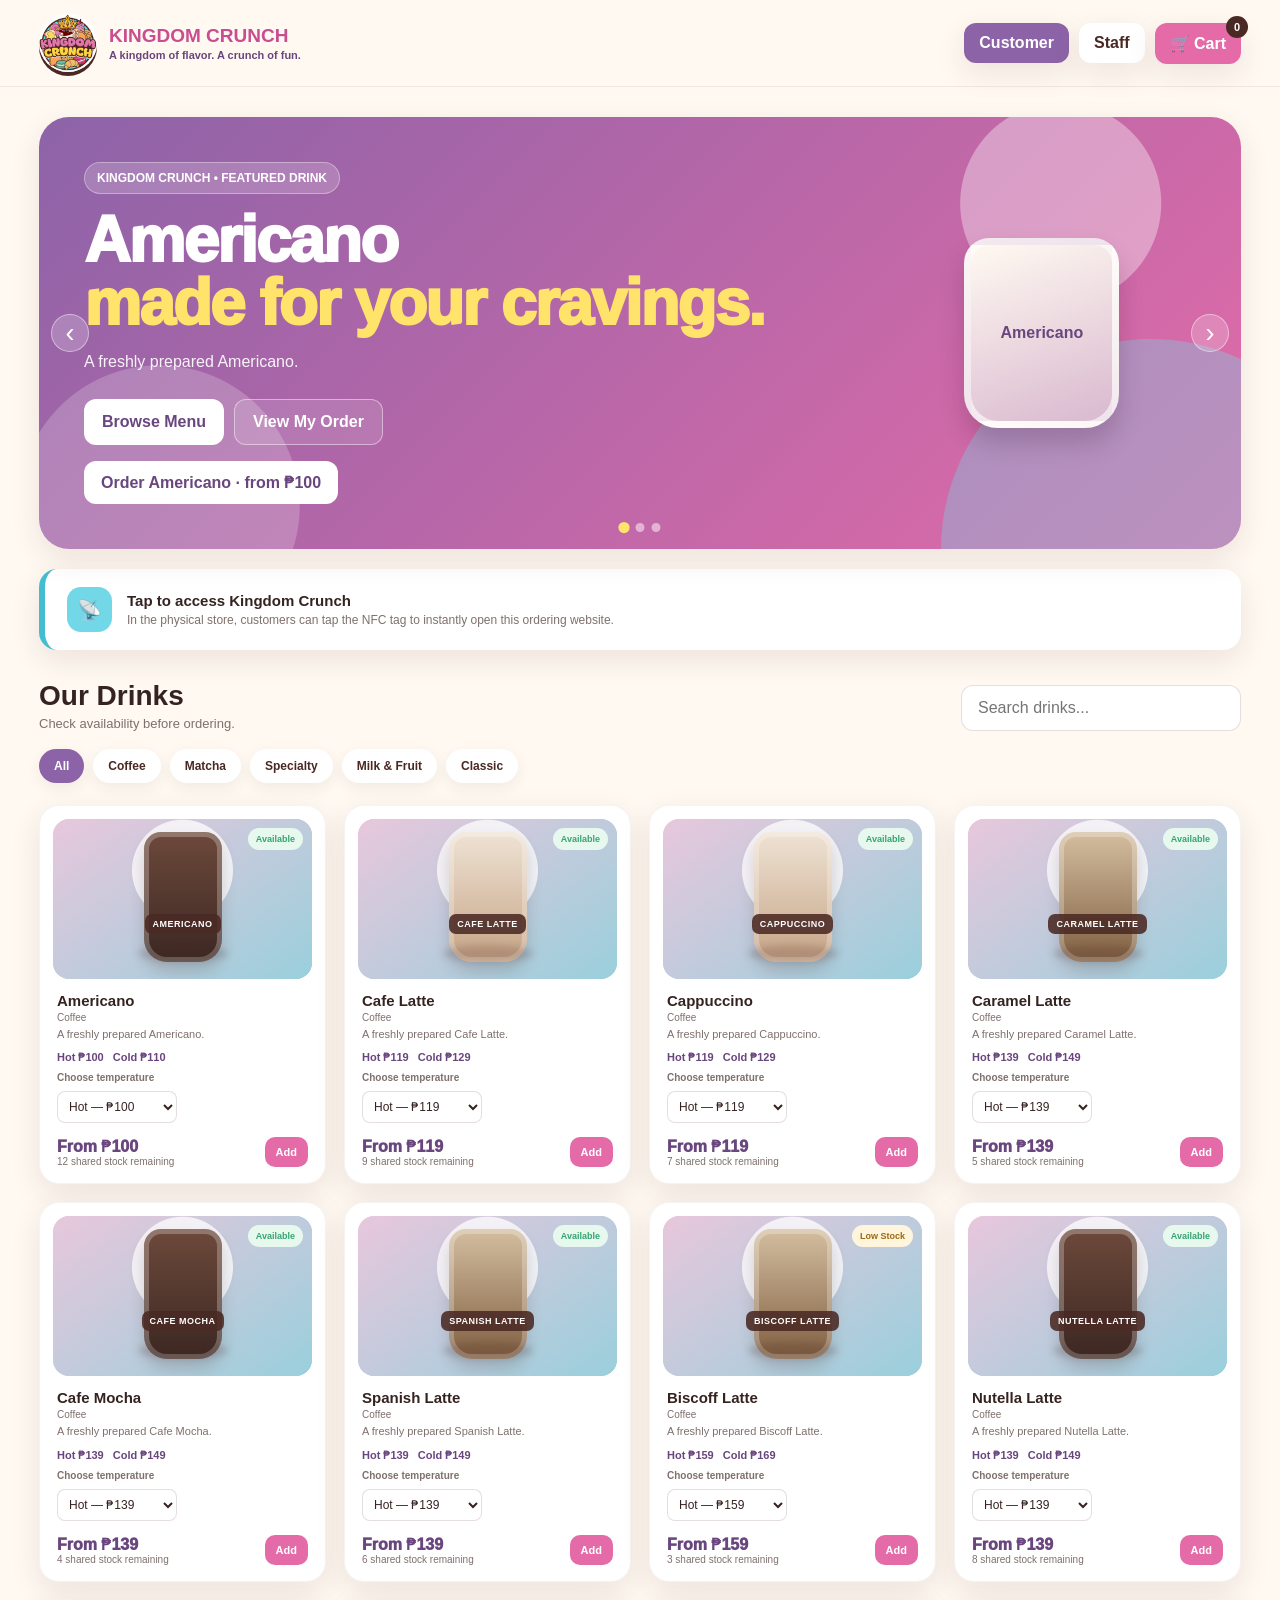
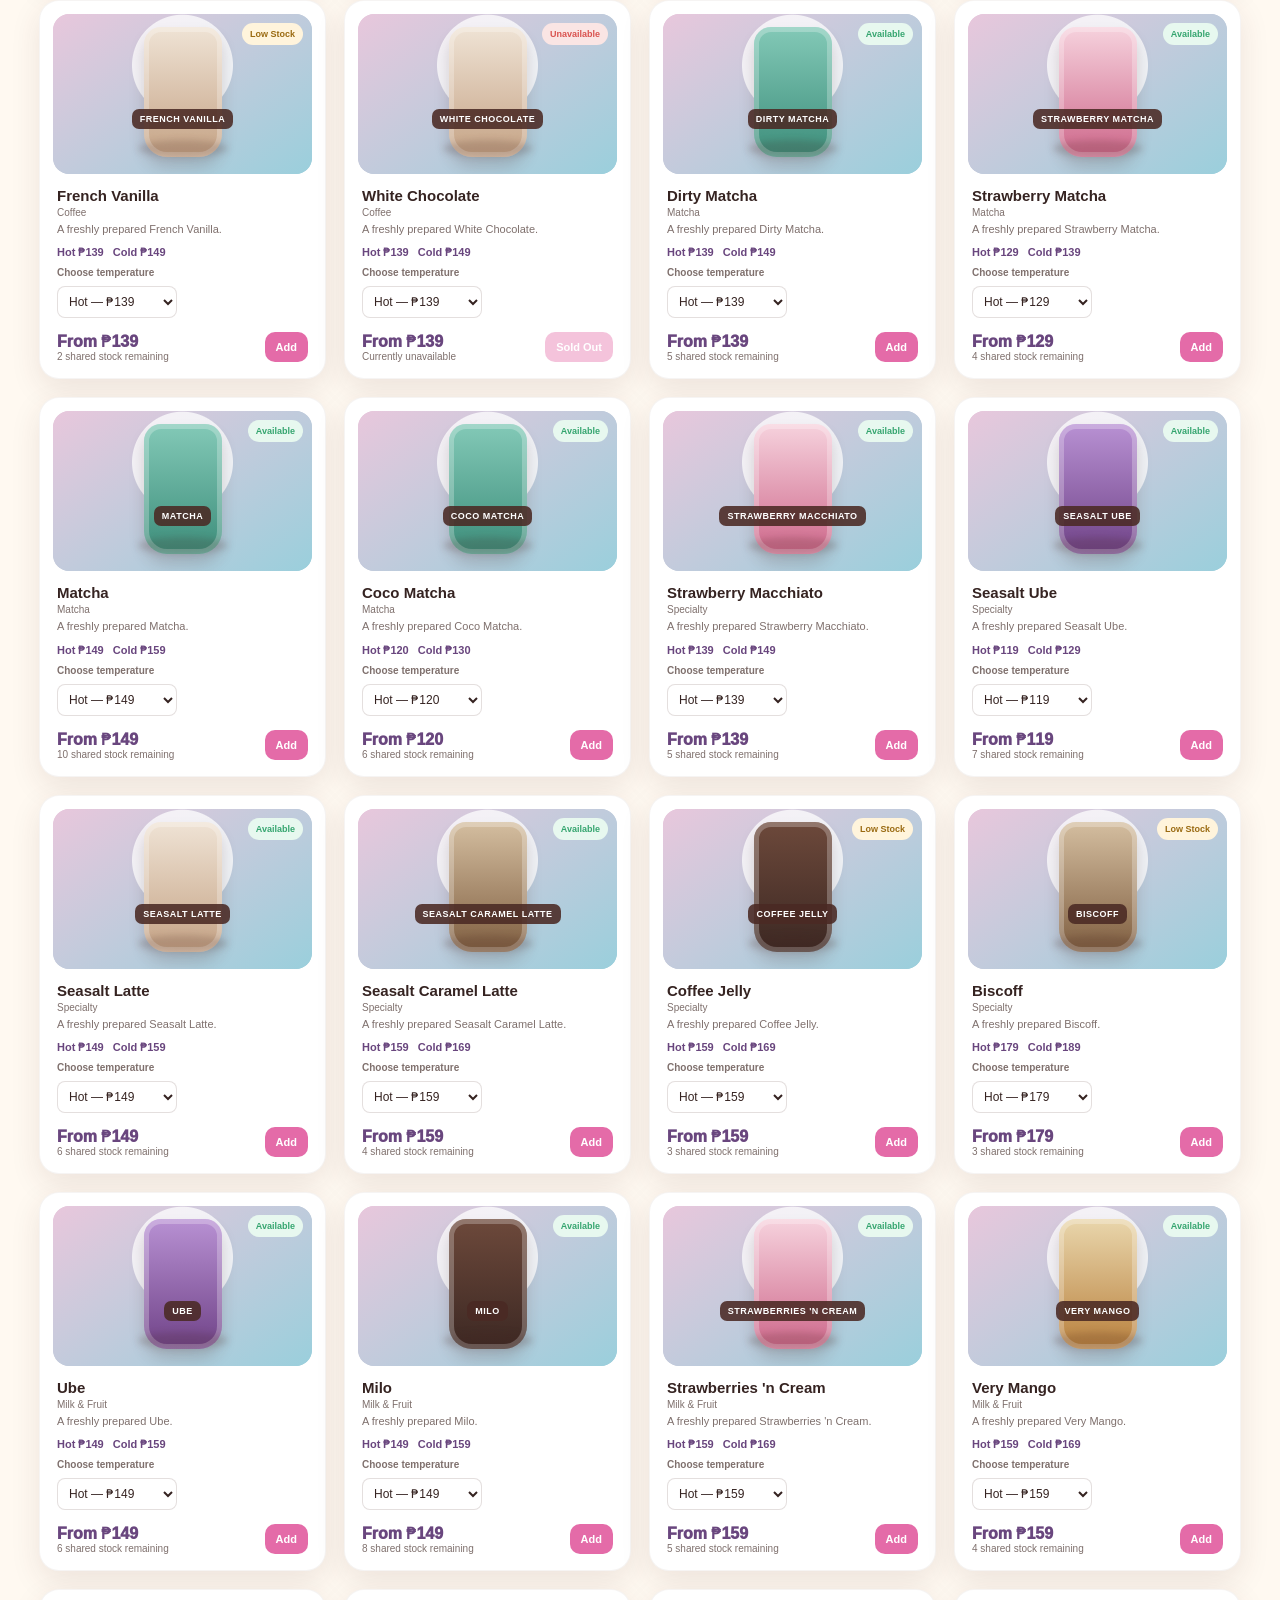
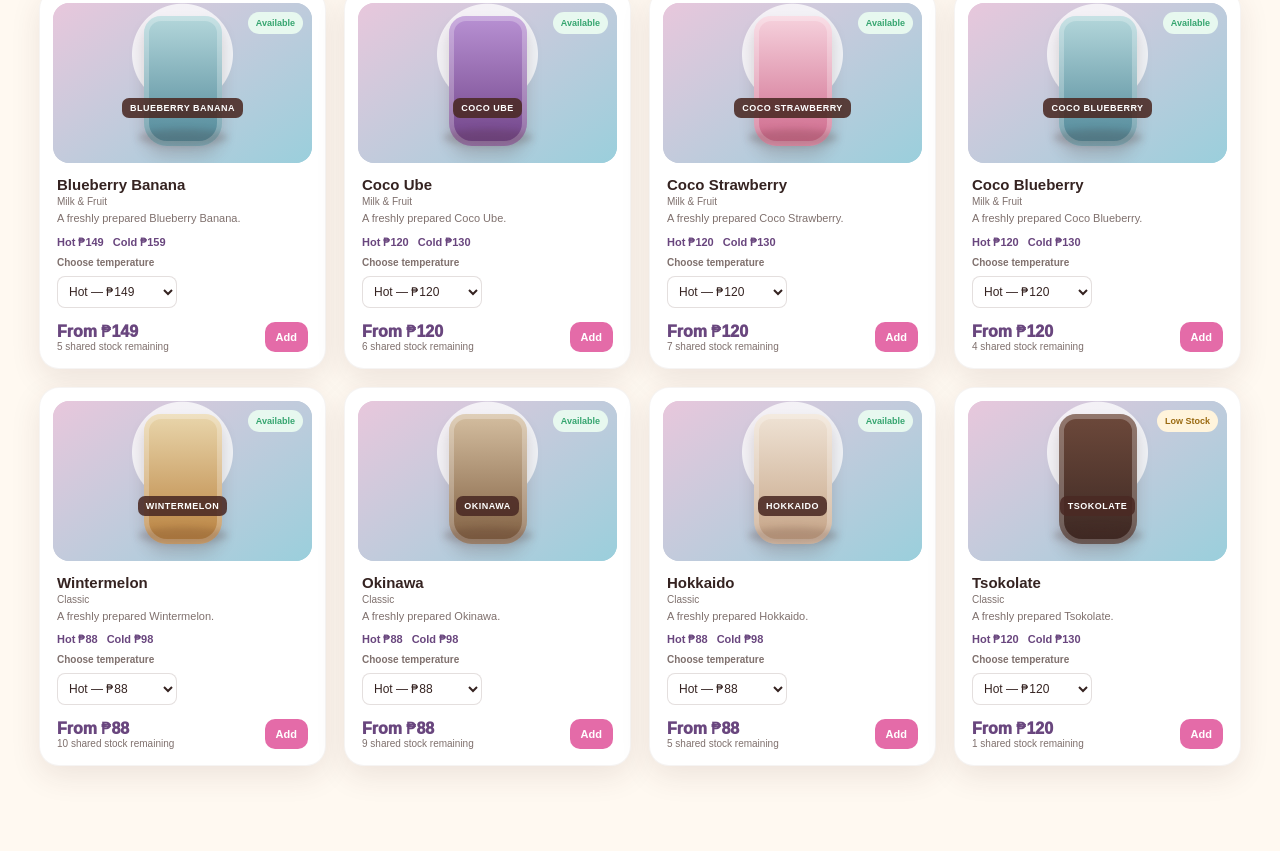
<file: index.html>
<!DOCTYPE html>
<html lang="en">
<head>
<meta charset="UTF-8">
<meta name="viewport" content="width=device-width, initial-scale=1.0">
<title>Kingdom Crunch — Order & Inventory</title>

<link rel="icon" type="image/png" href=".images/kingdom-crunch-logo.png">
<link rel="stylesheet" href="Kingdom Crunch Design.css">
</head>

<body>

<!-- =========================
     HEADER
========================== -->

<!-- WEBSITE SECTION: Top navigation / Customer, Staff, and Cart controls -->
<header>
    <div class="nav">

        <div class="brand">
            <img class="brand-logo" src="images/kingdom-crunch-logo.png" alt="Kingdom Crunch logo">

            <div class="brand-text">
                <h1>KINGDOM CRUNCH</h1>
                <p>A kingdom of flavor. A crunch of fun.</p>
            </div>
        </div>

        <div class="nav-actions">
            <button class="nav-btn active" id="customerBtn" onclick="switchView('customer')">
                Customer
            </button>

            <button class="nav-btn" id="staffBtn" onclick="switchView('staff')">
                Staff
            </button>

            <button class="nav-btn cart-btn" onclick="openCart()">
                🛒 Cart
                <span class="cart-count" id="cartCount">0</span>
            </button>
        </div>

    </div>
</header>

<!-- =========================
     CUSTOMER VIEW
========================== -->

<!-- WEBSITE SECTION: Customer storefront / ordering page -->
<section id="customerView">

    <!-- WEBSITE COMPONENT: Featured drinks carousel; staff controls the slides from the Staff tab. -->
    <div class="hero">
        <div class="hero-card featured-carousel" id="featuredCarousel" aria-label="Featured drinks carousel">
            <button class="carousel-arrow carousel-prev" type="button" aria-label="Previous featured drink" onclick="moveFeatured(-1)">‹</button>
            <div class="hero-content" id="featuredContent">
                <div class="hero-badge">KINGDOM CRUNCH • ORDER ONLINE</div>
                <h2>Your favorite drinks,<br><span>ready when you are.</span></h2>
                <p>Browse the Kingdom Crunch menu, check current availability, place your order, and pick it up when you're ready.</p>
                <div class="hero-actions">
                    <button class="primary-btn" onclick="scrollToMenu()">Browse Menu</button>
                    <button class="secondary-btn" onclick="openCart()">View My Order</button>
                </div>
            </div>
            <div class="featured-image-wrap" id="featuredImageWrap" aria-hidden="true"></div>
            <button class="carousel-arrow carousel-next" type="button" aria-label="Next featured drink" onclick="moveFeatured(1)">›</button>
            <div class="carousel-dots" id="featuredDots" aria-label="Featured slide controls"></div>
        </div>
    </div>

    <!-- WEBSITE COMPONENT: NFC access / tap-to-order entry point -->
    <div class="nfc-banner">

        <div class="nfc-card">

            <div class="nfc-info">

                <div class="nfc-icon">
                    📡
                </div>

                <div>
                    <h3>Tap to access Kingdom Crunch</h3>

                    <p>
                        In the physical store, customers can tap the NFC tag
                        to instantly open this ordering website.
                    </p>
                </div>
            </div>
        </div>
    </div>

    <!-- WEBSITE SECTION: Product menu, search, categories, availability, and ordering -->
    <main class="content" id="menu">

        <div class="section-header">

            <div>
                <h2>Our Drinks</h2>
                <p>Check availability before ordering.</p>
            </div>

            <div class="search-box">
                <input
                    type="text"
                    id="searchInput"
                    placeholder="Search drinks..."
                    oninput="renderProducts()"
                >
            </div>

        </div>

        <div class="category-row" id="categoryRow"></div>

        <div class="product-grid" id="productGrid"></div>

    </main>

</section>

<!-- =========================
     STAFF VIEW
========================== -->

<!-- WEBSITE SECTION: Staff inventory management dashboard -->
<section id="staffView">

    <main class="content">

        <div class="staff-header">
            <h2>Inventory Management</h2>

            <p>
                Staff dashboard for monitoring product availability and stock levels.
            </p>
        </div>

        <!-- STAFF SUBTABS: switch between inventory tools and incoming customer orders. -->
        <div class="staff-subtabs">
            <button type="button" class="staff-subtab active" id="inventoryTabBtn" onclick="switchStaffTab('inventory')">Inventory</button>
            <button type="button" class="staff-subtab" id="ordersTabBtn" onclick="switchStaffTab('orders')">Customer Orders <span id="pendingOrderCount" class="order-count">0</span></button>
        </div>

        <div class="stats staff-inventory-section">

            <div class="stat-card">
                <small>Total Products</small>
                <strong id="totalProducts">0</strong>
            </div>

            <div class="stat-card">
                <small>Available</small>
                <strong id="availableProducts">0</strong>
            </div>

            <div class="stat-card">
                <small>Low Stock</small>
                <strong id="lowStockProducts">0</strong>
            </div>

            <div class="stat-card">
                <small>Out of Stock</small>
                <strong id="outStockProducts">0</strong>
            </div>

        </div>

        <!-- STAFF FEATURE: Add/edit products without editing source code. -->
        <section class="staff-panel staff-inventory-section" id="productEditorPanel">
            <div class="panel-heading">
                <div><h3 id="productFormTitle">Add a Drink</h3><p>Enter drink details, separate hot/cold prices, and shared stock.</p></div>
                <button class="secondary-staff-btn" type="button" onclick="resetProductForm()">Clear Form</button>
            </div>
            <form id="productForm" class="product-form" onsubmit="saveProductForm(event)">
                <input type="hidden" id="editProductId">
                <div class="form-group"><label for="productName">Drink name *</label><input id="productName" required maxlength="80" placeholder="e.g., Brown Sugar Latte"></div>
                <div class="form-group"><label for="productCategory">Category *</label><input id="productCategory" required list="categoryOptions" maxlength="50" placeholder="e.g., Coffee"><datalist id="categoryOptions"><option>Coffee</option><option>Matcha</option><option>Specialty</option><option>Milk & Fruit</option><option>Classic</option></datalist></div>
                <div class="form-group"><label for="hotPrice">Hot price (₱) *</label><input id="hotPrice" type="number" min="0" step="0.01" required></div>
                <div class="form-group"><label for="coldPrice">Cold price (₱) *</label><input id="coldPrice" type="number" min="0" step="0.01" required></div>
                <div class="form-group"><label for="productStock">Shared stock quantity *</label><input id="productStock" type="number" min="0" step="1" required value="0"></div>
                <div class="form-group"><label for="productAvailability">Availability</label><select id="productAvailability"><option value="true">Available for ordering</option><option value="false">Mark unavailable</option></select></div>
                <div class="form-group form-wide"><label for="productDescription">Description</label><textarea id="productDescription" rows="3" maxlength="300" placeholder="Short description shown to customers"></textarea></div>
                <div class="form-group form-wide"><label for="productImage">Drink image (optional)</label><input id="productImage" type="file" accept="image/*"><small>Images are resized for this browser-based demo. Leave empty to keep the current image when editing.</small><div id="imagePreview" class="image-preview"></div></div>
                <div class="form-group form-wide form-check"><label><input id="productFeatured" type="checkbox"> Include this drink in the homepage featured carousel</label></div>
                <div class="form-actions form-wide"><button class="checkout-btn" type="submit" id="saveProductButton">Save Drink</button><button class="secondary-staff-btn" type="button" onclick="resetProductForm()">Cancel edit</button></div>
            </form>
        </section>

        <!-- STAFF FEATURE: Feature selection and ordering for homepage carousel. -->
        <section class="staff-panel">
            <div class="panel-heading"><div><h3>Homepage Featured Drinks</h3><p>Choose the slides customers see, and change their order.</p></div></div>
            <div id="featuredManager" class="featured-manager"></div>
        </section>

        <div class="inventory-table-wrap staff-inventory-section">

            <table>

                <thead>
                    <tr>
                        <th>Product</th>
                        <th>Category</th>
                        <th>Hot / Cold</th>
                        <th>Shared Stock</th>
                        <th>Status</th>
                        <th>Availability</th>
                        <th>Manage</th>
                    </tr>
                </thead>

                <tbody id="inventoryBody"></tbody>

            </table>

        </div>

        <!-- STAFF FEATURE: Customer orders and pickup tracking. Orders persist in this browser. -->
        <section class="staff-panel" id="staffOrdersPanel" style="display:none;">
            <div class="panel-heading">
                <div><h3>Customer Orders</h3><p>Review scheduled pickups, confirm preparation, and mark orders completed after pickup.</p></div>
                <button type="button" class="secondary-staff-btn" onclick="renderStaffOrders()">Refresh</button>
            </div>
            <div class="order-filter-row">
                <label for="orderStatusFilter">Show:</label>
                <select id="orderStatusFilter" onchange="renderStaffOrders()">
                    <option value="active">Active orders</option>
                    <option value="completed">Completed orders</option>
                    <option value="all">All orders</option>
                </select>
            </div>
            <div id="staffOrdersList" class="staff-orders-list"></div>
        </section>

    </main>

</section>

<!-- WEBSITE COMPONENT: Customer shopping cart modal -->
<!-- =========================
     CART MODAL
========================== -->

<div class="overlay" id="cartOverlay">

    <div class="modal">

        <div class="modal-header">

            <h3>Your Order</h3>

            <button class="close-btn" onclick="closeCart()">
                ×
            </button>

        </div>

        <div id="cartItems"></div>

        <div id="cartFooter"></div>

    </div>

</div>

<!-- WEBSITE COMPONENT: Checkout and order confirmation modal -->
<!-- =========================
     CHECKOUT MODAL
========================== -->

<div class="overlay" id="checkoutOverlay">

    <div class="modal" id="checkoutModal">

        <div class="modal-header">

            <h3>Checkout</h3>

            <button class="close-btn" onclick="closeCheckout()">
                ×
            </button>

        </div>

        <form onsubmit="placeOrder(event)">

            <div class="form-group">
                <label>Customer Name</label>

                <input
                    type="text"
                    id="customerName"
                    required
                    placeholder="Enter your name"
                >
            </div>

            <div class="form-group">
                <label>Pickup Time</label>

                <select id="pickupTime" required>

                    <option value="">
                        Select pickup time
                    </option>

                    <option>10:00 AM</option>
                    <option>10:15 AM</option>
                    <option>10:30 AM</option>
                    <option>10:45 AM</option>
                    <option>11:00 AM</option>
                    <option>11:15 AM</option>
                    <option>11:30 AM</option>
                    <option>11:45 AM</option>
                    <option>12:00 PM</option>
                    <option>12:15 PM</option>
                    <option>12:30 PM</option>
                    <option>12:45 PM</option>
                    <option>1:00 PM</option>
                    <option>1:15 PM</option>
                    <option>1:30 PM</option>
                    <option>1:45 PM</option>
                    <option>2:00 PM</option>

                </select>

            </div>

            <div class="form-group">

                <label>Payment Method</label>

                <select id="paymentMethod">

                    <option>Pay at Store</option>
                    <option>GCash</option>
                    <option>Cash</option>

                </select>

            </div>

            <button class="checkout-btn" type="submit">
                Confirm Order
            </button>

        </form>

    </div>

</div>

<!-- =========================
     JAVASCRIPT
========================== -->

<!-- WEBSITE LOGIC: All interactive behavior is in script.js -->
<script src="Kingdom Crunch.js"></script>

</body>
</html>
</file>
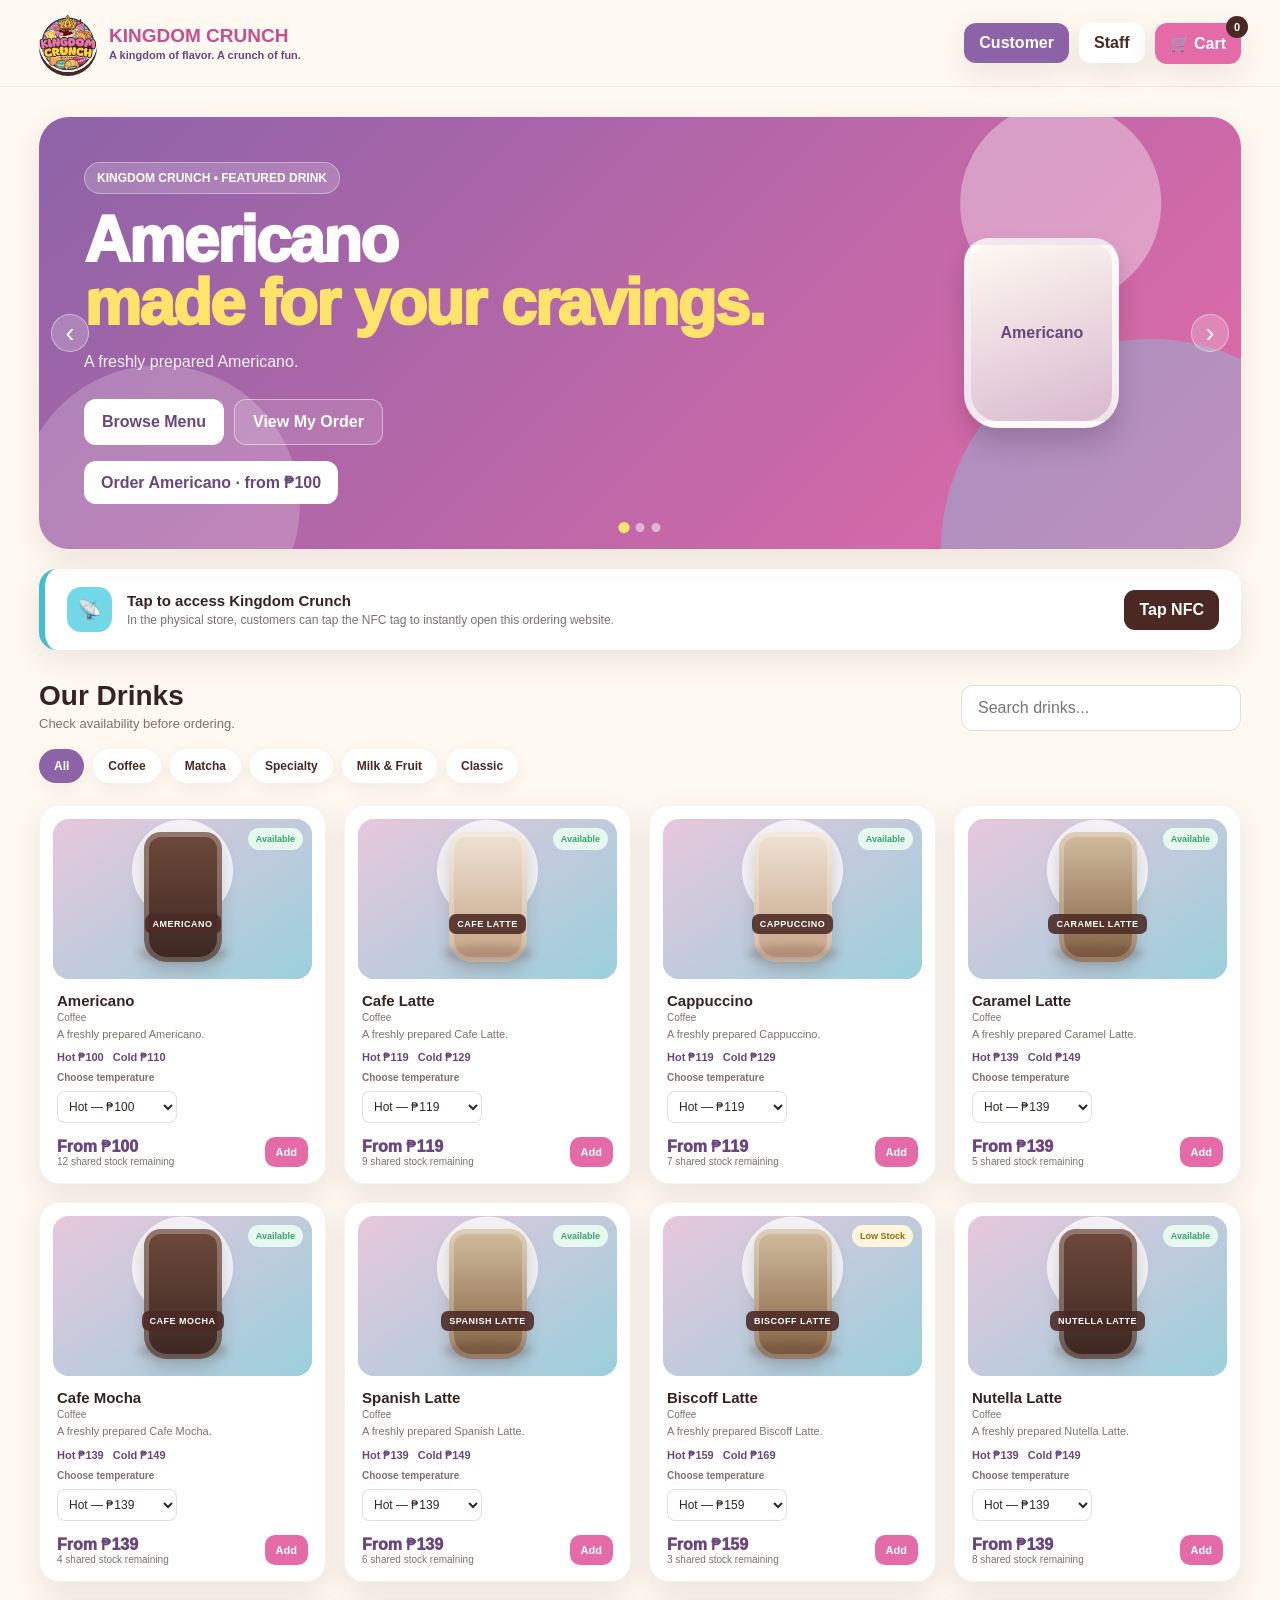
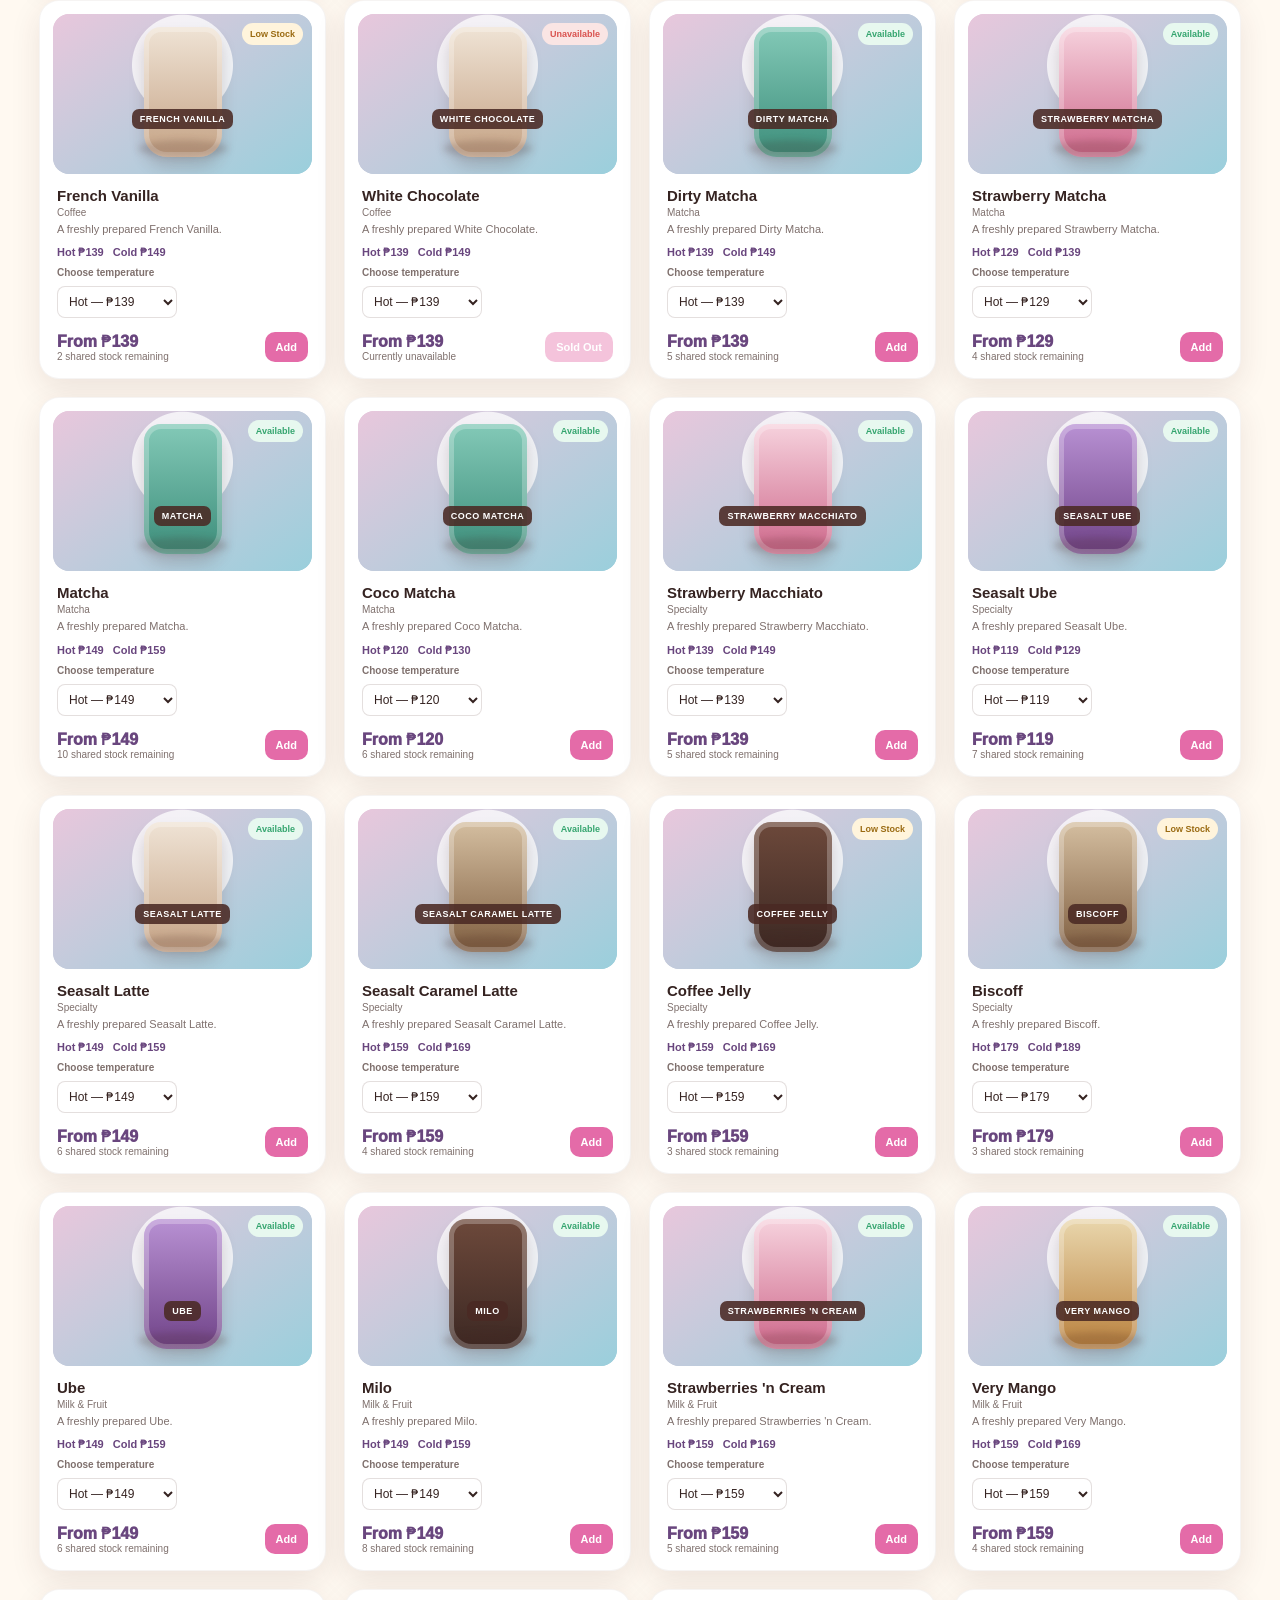
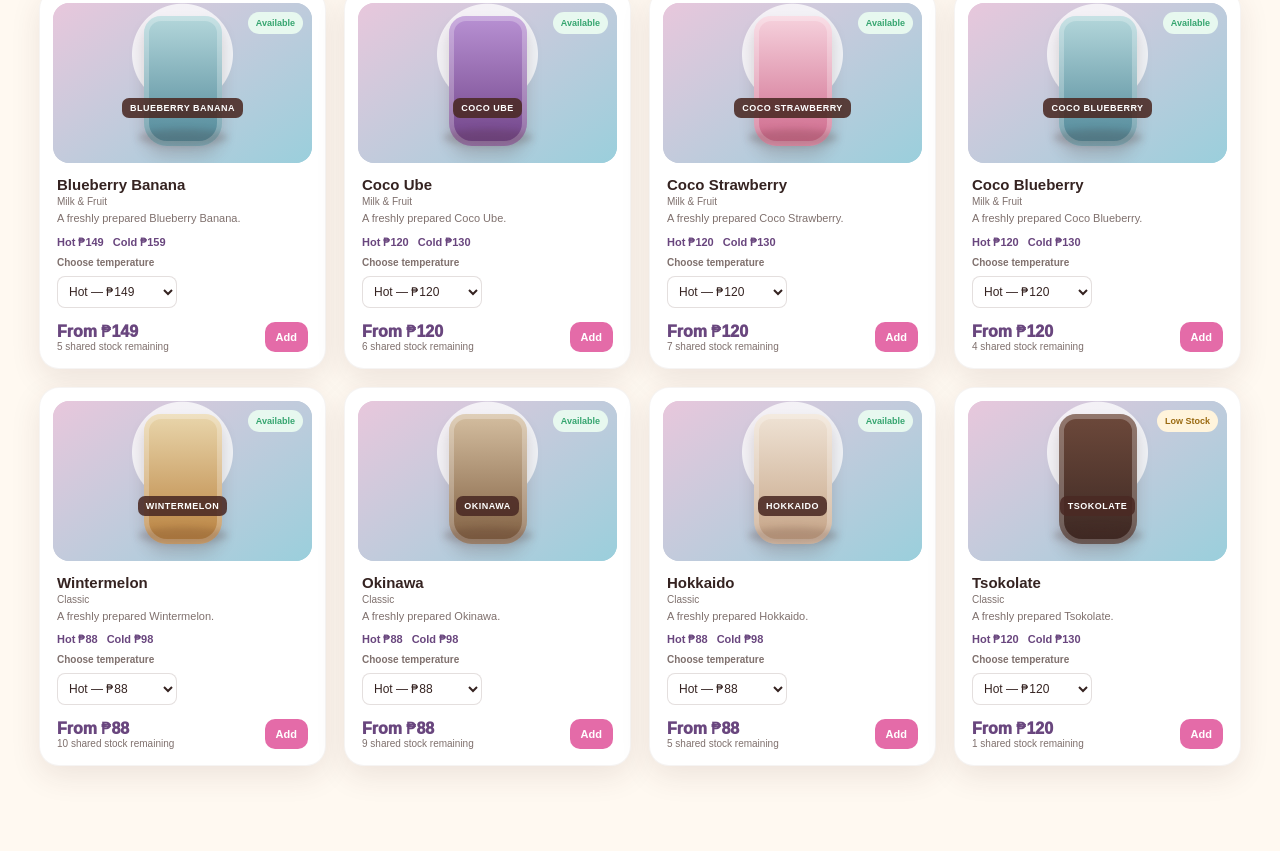
<file: Kingdom Crunch.html>
<!DOCTYPE html>
<html lang="en">
<head>
<meta charset="UTF-8">
<meta name="viewport" content="width=device-width, initial-scale=1.0">
<title>Kingdom Crunch — Order & Inventory</title>

<link rel="stylesheet" href="Kingdom Crunch Design.css">
</head>

<body>

<!-- =========================
     HEADER
========================== -->

<!-- WEBSITE SECTION: Top navigation / Customer, Staff, and Cart controls -->
<header>
    <div class="nav">

        <div class="brand">
            <img class="brand-logo" src="images/kingdom-crunch-logo.png" alt="Kingdom Crunch logo">

            <div class="brand-text">
                <h1>KINGDOM CRUNCH</h1>
                <p>A kingdom of flavor. A crunch of fun.</p>
            </div>
        </div>

        <div class="nav-actions">
            <button class="nav-btn active" id="customerBtn" onclick="switchView('customer')">
                Customer
            </button>

            <button class="nav-btn" id="staffBtn" onclick="switchView('staff')">
                Staff
            </button>

            <button class="nav-btn cart-btn" onclick="openCart()">
                🛒 Cart
                <span class="cart-count" id="cartCount">0</span>
            </button>
        </div>

    </div>
</header>

<!-- =========================
     CUSTOMER VIEW
========================== -->

<!-- WEBSITE SECTION: Customer storefront / ordering page -->
<section id="customerView">

    <!-- WEBSITE COMPONENT: Featured drinks carousel; staff controls the slides from the Staff tab. -->
    <div class="hero">
        <div class="hero-card featured-carousel" id="featuredCarousel" aria-label="Featured drinks carousel">
            <button class="carousel-arrow carousel-prev" type="button" aria-label="Previous featured drink" onclick="moveFeatured(-1)">‹</button>
            <div class="hero-content" id="featuredContent">
                <div class="hero-badge">KINGDOM CRUNCH • ORDER ONLINE</div>
                <h2>Your favorite drinks,<br><span>ready when you are.</span></h2>
                <p>Browse the Kingdom Crunch menu, check current availability, place your order, and pick it up when you're ready.</p>
                <div class="hero-actions">
                    <button class="primary-btn" onclick="scrollToMenu()">Browse Menu</button>
                    <button class="secondary-btn" onclick="openCart()">View My Order</button>
                </div>
            </div>
            <div class="featured-image-wrap" id="featuredImageWrap" aria-hidden="true"></div>
            <button class="carousel-arrow carousel-next" type="button" aria-label="Next featured drink" onclick="moveFeatured(1)">›</button>
            <div class="carousel-dots" id="featuredDots" aria-label="Featured slide controls"></div>
        </div>
    </div>

    <!-- WEBSITE COMPONENT: NFC access / tap-to-order entry point -->
    <div class="nfc-banner">

        <div class="nfc-card">

            <div class="nfc-info">

                <div class="nfc-icon">
                    📡
                </div>

                <div>
                    <h3>Tap to access Kingdom Crunch</h3>

                    <p>
                        In the physical store, customers can tap the NFC tag
                        to instantly open this ordering website.
                    </p>
                </div>

            </div>
            <button class="nfc-btn" onclick="simulateNFC()">
                Tap NFC
            </button>

        </div>

    </div>

    <!-- WEBSITE SECTION: Product menu, search, categories, availability, and ordering -->
    <main class="content" id="menu">

        <div class="section-header">

            <div>
                <h2>Our Drinks</h2>
                <p>Check availability before ordering.</p>
            </div>

            <div class="search-box">
                <input
                    type="text"
                    id="searchInput"
                    placeholder="Search drinks..."
                    oninput="renderProducts()"
                >
            </div>

        </div>

        <div class="category-row" id="categoryRow"></div>

        <div class="product-grid" id="productGrid"></div>

    </main>

</section>

<!-- =========================
     STAFF VIEW
========================== -->

<!-- WEBSITE SECTION: Staff inventory management dashboard -->
<section id="staffView">

    <main class="content">

        <div class="staff-header">
            <h2>Inventory Management</h2>

            <p>
                Staff dashboard for monitoring product availability and stock levels.
            </p>
        </div>

        <!-- STAFF SUBTABS: switch between inventory tools and incoming customer orders. -->
        <div class="staff-subtabs">
            <button type="button" class="staff-subtab active" id="inventoryTabBtn" onclick="switchStaffTab('inventory')">Inventory</button>
            <button type="button" class="staff-subtab" id="ordersTabBtn" onclick="switchStaffTab('orders')">Customer Orders <span id="pendingOrderCount" class="order-count">0</span></button>
        </div>

        <div class="stats staff-inventory-section">

            <div class="stat-card">
                <small>Total Products</small>
                <strong id="totalProducts">0</strong>
            </div>

            <div class="stat-card">
                <small>Available</small>
                <strong id="availableProducts">0</strong>
            </div>

            <div class="stat-card">
                <small>Low Stock</small>
                <strong id="lowStockProducts">0</strong>
            </div>

            <div class="stat-card">
                <small>Out of Stock</small>
                <strong id="outStockProducts">0</strong>
            </div>

        </div>

        <!-- STAFF FEATURE: Add/edit products without editing source code. -->
        <section class="staff-panel staff-inventory-section" id="productEditorPanel">
            <div class="panel-heading">
                <div><h3 id="productFormTitle">Add a Drink</h3><p>Enter drink details, separate hot/cold prices, and shared stock.</p></div>
                <button class="secondary-staff-btn" type="button" onclick="resetProductForm()">Clear Form</button>
            </div>
            <form id="productForm" class="product-form" onsubmit="saveProductForm(event)">
                <input type="hidden" id="editProductId">
                <div class="form-group"><label for="productName">Drink name *</label><input id="productName" required maxlength="80" placeholder="e.g., Brown Sugar Latte"></div>
                <div class="form-group"><label for="productCategory">Category *</label><input id="productCategory" required list="categoryOptions" maxlength="50" placeholder="e.g., Coffee"><datalist id="categoryOptions"><option>Coffee</option><option>Matcha</option><option>Specialty</option><option>Milk & Fruit</option><option>Classic</option></datalist></div>
                <div class="form-group"><label for="hotPrice">Hot price (₱) *</label><input id="hotPrice" type="number" min="0" step="0.01" required></div>
                <div class="form-group"><label for="coldPrice">Cold price (₱) *</label><input id="coldPrice" type="number" min="0" step="0.01" required></div>
                <div class="form-group"><label for="productStock">Shared stock quantity *</label><input id="productStock" type="number" min="0" step="1" required value="0"></div>
                <div class="form-group"><label for="productAvailability">Availability</label><select id="productAvailability"><option value="true">Available for ordering</option><option value="false">Mark unavailable</option></select></div>
                <div class="form-group form-wide"><label for="productDescription">Description</label><textarea id="productDescription" rows="3" maxlength="300" placeholder="Short description shown to customers"></textarea></div>
                <div class="form-group form-wide"><label for="productImage">Drink image (optional)</label><input id="productImage" type="file" accept="image/*"><small>Images are resized for this browser-based demo. Leave empty to keep the current image when editing.</small><div id="imagePreview" class="image-preview"></div></div>
                <div class="form-group form-wide form-check"><label><input id="productFeatured" type="checkbox"> Include this drink in the homepage featured carousel</label></div>
                <div class="form-actions form-wide"><button class="checkout-btn" type="submit" id="saveProductButton">Save Drink</button><button class="secondary-staff-btn" type="button" onclick="resetProductForm()">Cancel edit</button></div>
            </form>
        </section>

        <!-- STAFF FEATURE: Feature selection and ordering for homepage carousel. -->
        <section class="staff-panel">
            <div class="panel-heading"><div><h3>Homepage Featured Drinks</h3><p>Choose the slides customers see, and change their order.</p></div></div>
            <div id="featuredManager" class="featured-manager"></div>
        </section>

        <div class="inventory-table-wrap staff-inventory-section">

            <table>

                <thead>
                    <tr>
                        <th>Product</th>
                        <th>Category</th>
                        <th>Hot / Cold</th>
                        <th>Shared Stock</th>
                        <th>Status</th>
                        <th>Availability</th>
                        <th>Manage</th>
                    </tr>
                </thead>

                <tbody id="inventoryBody"></tbody>

            </table>

        </div>

        <!-- STAFF FEATURE: Customer orders and pickup tracking. Orders persist in this browser. -->
        <section class="staff-panel" id="staffOrdersPanel" style="display:none;">
            <div class="panel-heading">
                <div><h3>Customer Orders</h3><p>Review scheduled pickups, confirm preparation, and mark orders completed after pickup.</p></div>
                <button type="button" class="secondary-staff-btn" onclick="renderStaffOrders()">Refresh</button>
            </div>
            <div class="order-filter-row">
                <label for="orderStatusFilter">Show:</label>
                <select id="orderStatusFilter" onchange="renderStaffOrders()">
                    <option value="active">Active orders</option>
                    <option value="completed">Completed orders</option>
                    <option value="all">All orders</option>
                </select>
            </div>
            <div id="staffOrdersList" class="staff-orders-list"></div>
        </section>

    </main>

</section>

<!-- WEBSITE COMPONENT: Customer shopping cart modal -->
<!-- =========================
     CART MODAL
========================== -->

<div class="overlay" id="cartOverlay">

    <div class="modal">

        <div class="modal-header">

            <h3>Your Order</h3>

            <button class="close-btn" onclick="closeCart()">
                ×
            </button>

        </div>

        <div id="cartItems"></div>

        <div id="cartFooter"></div>

    </div>

</div>

<!-- WEBSITE COMPONENT: Checkout and order confirmation modal -->
<!-- =========================
     CHECKOUT MODAL
========================== -->

<div class="overlay" id="checkoutOverlay">

    <div class="modal" id="checkoutModal">

        <div class="modal-header">

            <h3>Checkout</h3>

            <button class="close-btn" onclick="closeCheckout()">
                ×
            </button>

        </div>

        <form onsubmit="placeOrder(event)">

            <div class="form-group">
                <label>Customer Name</label>

                <input
                    type="text"
                    id="customerName"
                    required
                    placeholder="Enter your name"
                >
            </div>

            <div class="form-group">
                <label>Pickup Time</label>

                <select id="pickupTime" required>

                    <option value="">
                        Select pickup time
                    </option>

                    <option>10:00 AM</option>
                    <option>10:15 AM</option>
                    <option>10:30 AM</option>
                    <option>10:45 AM</option>
                    <option>11:00 AM</option>
                    <option>11:15 AM</option>
                    <option>11:30 AM</option>
                    <option>11:45 AM</option>
                    <option>12:00 PM</option>
                    <option>12:15 PM</option>
                    <option>12:30 PM</option>
                    <option>12:45 PM</option>
                    <option>1:00 PM</option>
                    <option>1:15 PM</option>
                    <option>1:30 PM</option>
                    <option>1:45 PM</option>
                    <option>2:00 PM</option>

                </select>

            </div>

            <div class="form-group">

                <label>Payment Method</label>

                <select id="paymentMethod">

                    <option>Pay at Store</option>
                    <option>GCash</option>
                    <option>Cash</option>

                </select>

            </div>

            <button class="checkout-btn" type="submit">
                Confirm Order
            </button>

        </form>

    </div>

</div>

<!-- =========================
     JAVASCRIPT
========================== -->

<!-- WEBSITE LOGIC: All interactive behavior is in script.js -->
<script src="Kingdom Crunch.js"></script>

</body>
</html>
</file>
<file: Kingdom Crunch Design.css>
:root {
        --pink: #e46ba8;
        --pink-dark: #c94e91;
        --purple: #8d63a8;
        --purple-dark: #69467e;
        --blue: #72d7e6;
        --blue-dark: #45bdd0;
        --brown: #4a2924;
        --cream: #fff9f1;
        --white: #ffffff;
        --text: #352321;
        --muted: #7f706d;
        --green: #35a56f;
        --yellow: #e6a93b;
        --red: #d9534f;
        --shadow: 0 10px 30px rgba(74, 41, 36, 0.10);
        --radius: 20px;
    }
    * {
        box-sizing: border-box;
        margin: 0;
        padding: 0;
    }
    html {
        scroll-behavior: smooth;
    }
    body {
        font-family: Arial, Helvetica, sans-serif;
        background: var(--cream);
        color: var(--text);
    }
    button,
    input,
    select {
        font: inherit;
    }
    button {
        cursor: pointer;
    }
    /* COMPONENT: Header and navigation shown at the top of the website */
    /* =========================
       HEADER
    ========================== */
    header {
        position: sticky;
        top: 0;
        z-index: 1000;
        background: rgba(255, 249, 241, 0.96);
        backdrop-filter: blur(12px);
        border-bottom: 1px solid rgba(74, 41, 36, 0.08);
    }
    .nav {
        max-width: 1250px;
        margin: auto;
        padding: 14px 24px;
        display: flex;
        justify-content: space-between;
        align-items: center;
        gap: 20px;
    }
    .brand {
        display: flex;
        align-items: center;
        gap: 12px;
    }
    .logo-placeholder {
        width: 52px;
        height: 52px;
        border-radius: 50%;
        background:
            radial-gradient(circle at 35% 25%, var(--yellow, #ffd23c) 0 10%, transparent 11%),
            linear-gradient(145deg, var(--pink), var(--purple));
        display: grid;
        place-items: center;
        color: white;
        font-weight: 900;
        font-size: 14px;
        border: 4px solid var(--brown);
        box-shadow: 0 4px 0 var(--brown);
    }
    .brand-text h1 {
        font-size: 19px;
        line-height: 1;
        font-weight: 900;
        color: var(--pink-dark);
    }
    .brand-text p {
        font-size: 11px;
        margin-top: 4px;
        color: var(--purple-dark);
        font-weight: 700;
    }
    .nav-actions {
        display: flex;
        align-items: center;
        gap: 10px;
    }
    .nav-btn {
        border: none;
        background: white;
        color: var(--brown);
        padding: 11px 15px;
        border-radius: 12px;
        font-weight: 700;
        box-shadow: var(--shadow);
    }
    .nav-btn.active {
        background: var(--purple);
        color: white;
    }
    .cart-btn {
        position: relative;
        background: var(--pink);
        color: white;
    }
    .cart-count {
        position: absolute;
        top: -7px;
        right: -7px;
        min-width: 22px;
        height: 22px;
        border-radius: 50%;
        background: var(--brown);
        color: white;
        font-size: 11px;
        display: grid;
        place-items: center;
        font-weight: 900;
    }
    /* COMPONENT: Main hero / welcome banner */
    /* =========================
       HERO
    ========================== */

    .hero {
        max-width: 1250px;
        margin: 30px auto 20px;
        padding: 0 24px;
    }

    .hero-card {
        min-height: 330px;
        border-radius: 30px;
        padding: 45px;
        position: relative;
        overflow: hidden;
        background:
            radial-gradient(circle at 85% 20%, rgba(255,255,255,0.36) 0 100px, transparent 101px),
            radial-gradient(circle at 10% 90%, rgba(255,255,255,0.20) 0 140px, transparent 141px),
            linear-gradient(135deg, var(--purple), var(--pink));
        color: white;
        box-shadow: var(--shadow);
    }

    .hero-card::after {
        content: "";
        position: absolute;
        width: 420px;
        height: 420px;
        right: -120px;
        bottom: -210px;
        background: var(--blue);
        border-radius: 50%;
        opacity: 0.35;
    }

    .hero-content {
        max-width: 680px;
        position: relative;
        z-index: 2;
    }

    .hero-badge {
        display: inline-block;
        background: rgba(255,255,255,0.18);
        border: 1px solid rgba(255,255,255,0.35);
        padding: 8px 12px;
        border-radius: 999px;
        font-size: 12px;
        font-weight: 800;
        margin-bottom: 15px;
    }

    .hero h2 {
        font-size: clamp(36px, 5vw, 65px);
        line-height: 0.98;
        font-weight: 1000;
        letter-spacing: -2px;
    }

    .hero h2 span {
        color: #ffe36a;
    }

    .hero p {
        margin-top: 15px;
        max-width: 600px;
        line-height: 1.6;
        color: rgba(255,255,255,0.92);
    }

    .hero-actions {
        margin-top: 24px;
        display: flex;
        flex-wrap: wrap;
        gap: 10px;
    }

    .primary-btn {
        border: none;
        padding: 13px 18px;
        border-radius: 12px;
        background: white;
        color: var(--purple-dark);
        font-weight: 900;
    }

    .secondary-btn {
        border: 1px solid rgba(255,255,255,0.45);
        padding: 13px 18px;
        border-radius: 12px;
        background: rgba(255,255,255,0.12);
        color: white;
        font-weight: 800;
    }

    /* COMPONENT: NFC tap-to-order banner */
    /* =========================
       NFC BANNER
    ========================== */

    .nfc-banner {
        max-width: 1250px;
        margin: 18px auto;
        padding: 0 24px;
    }

    .nfc-card {
        background: white;
        border-radius: 18px;
        padding: 18px 22px;
        display: flex;
        align-items: center;
        justify-content: space-between;
        gap: 20px;
        box-shadow: var(--shadow);
        border-left: 6px solid var(--blue-dark);
    }

    .nfc-info {
        display: flex;
        align-items: center;
        gap: 15px;
    }

    .nfc-icon {
        width: 45px;
        height: 45px;
        border-radius: 14px;
        background: var(--blue);
        display: grid;
        place-items: center;
        font-size: 20px;
    }

    .nfc-info h3 {
        font-size: 15px;
        margin-bottom: 4px;
    }

    .nfc-info p {
        font-size: 12px;
        color: var(--muted);
    }

    .nfc-btn {
        border: none;
        background: var(--brown);
        color: white;
        padding: 11px 15px;
        border-radius: 11px;
        font-weight: 800;
    }

    /* SECTION: Customer menu, search, and category controls */
    /* =========================
       CUSTOMER AREA
    ========================== */

    .content {
        max-width: 1250px;
        margin: 25px auto;
        padding: 0 24px 60px;
    }

    .section-header {
        display: flex;
        align-items: end;
        justify-content: space-between;
        gap: 20px;
        margin: 30px 0 18px;
    }

    .section-header h2 {
        font-size: 28px;
    }

    .section-header p {
        font-size: 13px;
        color: var(--muted);
        margin-top: 4px;
    }

    .search-box {
        min-width: 280px;
        position: relative;
    }

    .search-box input {
        width: 100%;
        padding: 13px 16px;
        border-radius: 12px;
        border: 1px solid rgba(74,41,36,0.15);
        outline: none;
        background: white;
    }

    .category-row {
        display: flex;
        flex-wrap: wrap;
        gap: 9px;
        margin-bottom: 22px;
    }

    .category {
        border: none;
        background: white;
        color: var(--brown);
        padding: 10px 15px;
        border-radius: 999px;
        font-size: 12px;
        font-weight: 800;
        box-shadow: 0 5px 15px rgba(74,41,36,0.07);
    }

    .category.active {
        background: var(--purple);
        color: white;
    }

    /* COMPONENT: Product cards and availability indicators */
    /* =========================
       PRODUCTS
    ========================== */

    .product-grid {
        display: grid;
        grid-template-columns: repeat(4, 1fr);
        gap: 18px;
    }

    .product-card {
        background: white;
        border-radius: var(--radius);
        padding: 13px;
        box-shadow: var(--shadow);
        border: 1px solid rgba(74,41,36,0.05);
        transition: 0.2s ease;
    }

    .product-card:hover {
        transform: translateY(-3px);
    }

    .product-visual {
        height: 195px;
        border-radius: 16px;
        display: grid;
        place-items: center;
        position: relative;
        overflow: hidden;
        background:
            radial-gradient(circle at 50% 32%, rgba(255,255,255,0.75) 0 50px, transparent 51px),
            linear-gradient(145deg, #e8c7dc, #9acfdc);
    }

    .product-visual::before {
        content: "";
        width: 78px;
        height: 130px;
        background: linear-gradient(to bottom, #fff9f1, #e4cfc5);
        border-radius: 17px 17px 23px 23px;
        box-shadow:
            0 10px 15px rgba(74,41,36,0.18),
            inset 0 0 0 5px rgba(255,255,255,0.25);
        position: absolute;
        bottom: 17px;
    }

    .product-visual::after {
        content: "";
        width: 90px;
        height: 17px;
        position: absolute;
        bottom: 17px;
        border-radius: 50%;
        background: rgba(74,41,36,0.18);
        filter: blur(3px);
    }

    .drink-shade-1::before {
        background: linear-gradient(to bottom, #6d493b, #3c2823);
    }

    .drink-shade-2::before {
        background: linear-gradient(to bottom, #efe3d5, #c5a385);
    }

    .drink-shade-3::before {
        background: linear-gradient(to bottom, #d4bea0, #805f41);
    }

    .drink-shade-4::before {
        background: linear-gradient(to bottom, #b891d3, #704388);
    }

    .drink-shade-5::before {
        background: linear-gradient(to bottom, #83c9b7, #3d8e7b);
    }

    .drink-shade-6::before {
        background: linear-gradient(to bottom, #f6d2dd, #ce688b);
    }

    .drink-shade-7::before {
        background: linear-gradient(to bottom, #e9d6ac, #b9813e);
    }

    .drink-shade-8::before {
        background: linear-gradient(to bottom, #b4d7db, #4f8798);
    }

    .drink-label {
        position: absolute;
        z-index: 2;
        background: rgba(74,41,36,0.88);
        color: white;
        font-size: 9px;
        font-weight: 900;
        padding: 5px 8px;
        border-radius: 7px;
        bottom: 45px;
        text-transform: uppercase;
        letter-spacing: 0.5px;
    }

    .status {
        position: absolute;
        top: 9px;
        right: 9px;
        z-index: 3;
        padding: 6px 8px;
        border-radius: 999px;
        font-size: 9px;
        font-weight: 900;
    }

    .status.available {
        background: #e7f8ef;
        color: var(--green);
    }

    .status.low {
        background: #fff4dc;
        color: #9a6a11;
    }

    .status.out {
        background: #fae5e4;
        color: var(--red);
    }

    .product-body {
        padding: 13px 4px 3px;
    }

    .product-name {
        font-weight: 900;
        font-size: 15px;
    }

    .product-category {
        font-size: 10px;
        color: var(--muted);
        margin-top: 3px;
    }

    .product-bottom {
        margin-top: 11px;
        display: flex;
        align-items: center;
        justify-content: space-between;
        gap: 8px;
    }

    .price {
        font-weight: 1000;
        color: var(--purple-dark);
    }

    .stock-text {
        font-size: 10px;
        color: var(--muted);
    }

    .add-btn {
        border: none;
        background: var(--pink);
        color: white;
        padding: 9px 11px;
        border-radius: 10px;
        font-size: 11px;
        font-weight: 900;
    }

    .add-btn:disabled {
        opacity: 0.4;
        cursor: not-allowed;
    }

    /* SECTION: Staff inventory management dashboard */
    /* =========================
       STAFF DASHBOARD
    ========================== */

    #staffView {
        display: none;
    }

    .staff-header {
        margin-top: 35px;
        margin-bottom: 20px;
    }

    .staff-header h2 {
        font-size: 30px;
    }

    .staff-header p {
        margin-top: 6px;
        color: var(--muted);
    }

    .stats {
        display: grid;
        grid-template-columns: repeat(4, 1fr);
        gap: 15px;
        margin-bottom: 25px;
    }

    .stat-card {
        background: white;
        padding: 20px;
        border-radius: 18px;
        box-shadow: var(--shadow);
    }

    .stat-card small {
        color: var(--muted);
        font-size: 11px;
    }

    .stat-card strong {
        display: block;
        font-size: 28px;
        margin-top: 8px;
    }

    .inventory-table-wrap {
        background: white;
        border-radius: 20px;
        box-shadow: var(--shadow);
        overflow: auto;
    }

    table {
        border-collapse: collapse;
        width: 100%;
        min-width: 780px;
    }

    th,
    td {
        padding: 14px 16px;
        border-bottom: 1px solid rgba(74,41,36,0.08);
        text-align: left;
        font-size: 13px;
    }

    th {
        background: #fbf5ee;
        font-size: 11px;
        color: var(--muted);
        text-transform: uppercase;
    }

    .stock-edit {
        display: flex;
        align-items: center;
        gap: 7px;
    }

    .stock-edit button {
        width: 30px;
        height: 30px;
        border: none;
        border-radius: 8px;
        background: var(--blue);
        font-weight: 900;
    }

    .stock-number {
        min-width: 35px;
        text-align: center;
        font-weight: 900;
    }

    .toggle-btn {
        border: none;
        padding: 8px 10px;
        border-radius: 9px;
        font-size: 10px;
        font-weight: 900;
    }

    .toggle-btn.off {
        background: #fae5e4;
        color: var(--red);
    }

    .toggle-btn.on {
        background: #e7f8ef;
        color: var(--green);
    }

    /* COMPONENT: Shopping cart popup */
    /* =========================
       CART MODAL
    ========================== */

    .overlay {
        position: fixed;
        inset: 0;
        background: rgba(48, 29, 26, 0.55);
        z-index: 2000;
        display: none;
        align-items: center;
        justify-content: center;
        padding: 20px;
    }

    .modal {
        width: min(560px, 100%);
        max-height: 90vh;
        overflow-y: auto;
        background: white;
        border-radius: 25px;
        box-shadow: 0 30px 80px rgba(0,0,0,0.25);
        padding: 25px;
    }

    .modal-header {
        display: flex;
        justify-content: space-between;
        align-items: center;
        margin-bottom: 18px;
    }

    .modal-header h3 {
        font-size: 24px;
    }

    .close-btn {
        width: 35px;
        height: 35px;
        border-radius: 50%;
        border: none;
        background: #f4eeee;
        color: var(--brown);
        font-weight: 900;
    }

    .cart-item {
        display: flex;
        justify-content: space-between;
        align-items: center;
        gap: 15px;
        padding: 12px 0;
        border-bottom: 1px solid rgba(74,41,36,0.08);
    }

    .cart-item-name {
        font-weight: 900;
        font-size: 14px;
    }

    .cart-item-price {
        font-size: 12px;
        color: var(--muted);
        margin-top: 3px;
    }

    .qty-controls {
        display: flex;
        align-items: center;
        gap: 8px;
    }

    .qty-controls button {
        width: 28px;
        height: 28px;
        border: none;
        border-radius: 8px;
        background: #f2ebed;
        font-weight: 900;
    }

    .cart-summary {
        padding-top: 18px;
    }

    .summary-line {
        display: flex;
        justify-content: space-between;
        margin-bottom: 9px;
        font-size: 13px;
    }

    .summary-line.total {
        margin-top: 12px;
        padding-top: 12px;
        border-top: 1px solid rgba(74,41,36,0.12);
        font-size: 18px;
        font-weight: 1000;
    }

    .checkout-btn {
        width: 100%;
        border: none;
        background: var(--purple);
        color: white;
        padding: 14px;
        border-radius: 12px;
        margin-top: 15px;
        font-weight: 900;
    }

    .empty-cart {
        text-align: center;
        color: var(--muted);
        padding: 30px 0;
    }

    /* COMPONENT: Checkout and order confirmation popup */
    /* =========================
       CHECKOUT MODAL
    ========================== */

    .form-group {
        margin-bottom: 13px;
    }

    .form-group label {
        display: block;
        font-size: 12px;
        font-weight: 800;
        margin-bottom: 5px;
    }

    .form-group input,
    .form-group select {
        width: 100%;
        padding: 12px;
        border-radius: 10px;
        border: 1px solid rgba(74,41,36,0.15);
        outline: none;
    }

    .success-box {
        text-align: center;
        padding: 20px 5px;
    }

    .success-icon {
        width: 65px;
        height: 65px;
        margin: auto;
        border-radius: 50%;
        background: #e7f8ef;
        color: var(--green);
        display: grid;
        place-items: center;
        font-size: 28px;
        font-weight: 1000;
    }

    .order-number {
        font-size: 27px;
        font-weight: 1000;
        margin: 15px 0 5px;
        color: var(--purple-dark);
    }

    .success-box p {
        color: var(--muted);
        line-height: 1.5;
        font-size: 13px;
    }

    /* =========================
       RESPONSIVE
    ========================== */

    @media (max-width: 1050px) {
        .product-grid {
            grid-template-columns: repeat(3, 1fr);
        }

        .stats {
            grid-template-columns: repeat(2, 1fr);
        }
    }

    @media (max-width: 760px) {
        .nav {
            padding: 12px 15px;
        }

        .brand-text {
            display: none;
        }

        .hero {
            padding: 0 15px;
        }

        .hero-card {
            padding: 30px 25px;
        }

        .content,
        .nfc-banner {
            padding-left: 15px;
            padding-right: 15px;
        }

        .section-header {
            align-items: stretch;
            flex-direction: column;
        }

        .search-box {
            min-width: auto;
        }

        .product-grid {
            grid-template-columns: repeat(2, 1fr);
        }

        .nfc-card {
            align-items: flex-start;
            flex-direction: column;
        }
    }

    @media (max-width: 480px) {
        .product-grid {
            grid-template-columns: 1fr;
        }

        .stats {
            grid-template-columns: 1fr;
        }

        .nav-actions .nav-btn:not(.cart-btn) {
            display: none;
        }
    }


/* UPDATE: Logo asset uses the original brand image; palette and layout remain unchanged. */
.brand-logo { width: 58px; height: 58px; object-fit: contain; border-radius: 50%; background: #fff; box-shadow: 0 4px 0 var(--brown); }
/* UPDATE: Featured carousel keeps the existing gradient hero style. */
.featured-carousel { display:flex; align-items:center; min-height:330px; }
.featured-carousel .hero-content { width: min(62%, 680px); }
.featured-image-wrap { position:absolute; right:7%; top:50%; transform:translateY(-50%); width:230px; height:230px; z-index:1; display:grid; place-items:center; }
.featured-image-wrap img { width:190px; height:190px; object-fit:contain; filter:drop-shadow(0 15px 20px rgba(50,20,40,.22)); border-radius:20px; }
.featured-image-wrap .featured-placeholder { width:155px;height:190px;border-radius:25px 25px 34px 34px;background:linear-gradient(160deg,#fff9f1,#d9b9cf);border:7px solid rgba(255,255,255,.6);box-shadow:0 15px 25px rgba(50,20,40,.2);display:grid;place-items:center;text-align:center;color:var(--purple-dark);font-weight:900;padding:15px; }
.carousel-arrow { position:absolute; z-index:5; top:50%; transform:translateY(-50%); width:38px;height:38px;border:1px solid rgba(255,255,255,.45);border-radius:50%;background:rgba(255,255,255,.2);color:#fff;font-size:27px;line-height:1; }
.carousel-prev { left:12px; } .carousel-next { right:12px; }
.carousel-dots { position:absolute; z-index:5; bottom:17px; left:50%; transform:translateX(-50%); display:flex; gap:7px; }
.carousel-dot { width:9px;height:9px;padding:0;border:0;border-radius:50%;background:rgba(255,255,255,.5); }
.carousel-dot.active { background:#ffe36a; transform:scale(1.25); }
.featured-order-btn { border:0;border-radius:12px;padding:12px 17px;background:#fff;color:var(--purple-dark);font-weight:900;margin-top:16px; }
.staff-panel { background:#fff;border-radius:20px;padding:22px;margin:22px 0;box-shadow:var(--shadow); }
.panel-heading { display:flex;justify-content:space-between;align-items:center;gap:15px;margin-bottom:17px; }
.panel-heading h3 { font-size:21px; } .panel-heading p { color:var(--muted);font-size:12px;margin-top:5px; }
.product-form { display:grid;grid-template-columns:repeat(3,minmax(0,1fr));gap:0 15px; }
.product-form .form-group { min-width:0; }
.product-form input:not([type=checkbox]):not([type=file]), .product-form select, .product-form textarea { width:100%;padding:11px;border:1px solid rgba(74,41,36,.15);border-radius:10px;background:#fff;color:var(--text); }
.product-form input[type=file] { width:100%;font-size:12px; }
.product-form small { display:block;color:var(--muted);font-size:11px;margin-top:6px;line-height:1.4; }
.form-wide { grid-column:1/-1; }
.form-check label { display:flex;align-items:center;gap:8px; }
.form-check input { width:17px;height:17px; }
.form-actions { display:flex;gap:10px;align-items:center; }
.secondary-staff-btn { border:0;border-radius:10px;padding:11px 14px;background:#f4eaf5;color:var(--purple-dark);font-weight:800; }
.image-preview img { max-width:110px;max-height:100px;object-fit:contain;border-radius:10px;margin-top:8px;border:1px solid #eee; }
.featured-manager { display:grid;gap:9px; }
.featured-manager-row { display:flex;align-items:center;gap:12px;padding:10px;border:1px solid rgba(74,41,36,.08);border-radius:12px; }
.featured-manager-row img,.feature-mini-placeholder { width:48px;height:48px;object-fit:cover;border-radius:9px;background:#f3e4ef;flex-shrink:0; }
.featured-manager-row .feature-name { flex:1;min-width:0; }
.featured-manager-row .feature-name strong { display:block;font-size:13px; }
.featured-manager-row .feature-name small { color:var(--muted);font-size:11px; }
.featured-manager-row .feature-controls { display:flex;gap:5px;align-items:center; }
.featured-manager-row button { border:0;border-radius:8px;padding:8px 10px;background:#f4eaf5;color:var(--purple-dark);font-weight:800; }
.featured-manager-row .remove-feature { background:#fae5e4;color:var(--red); }
.product-actions { display:flex;gap:6px; }
.product-actions button { border:0;border-radius:8px;padding:8px 10px;background:#f4eaf5;color:var(--purple-dark);font-weight:800;font-size:11px; }
.product-actions .delete-product { background:#fae5e4;color:var(--red); }
.product-thumb { width:44px;height:44px;object-fit:cover;border-radius:9px;vertical-align:middle;margin-right:8px;background:#f4eaf5; }
.description-text { max-width:260px;color:var(--muted);font-size:11px;line-height:1.4;margin-top:4px; }
.variant-select { width:100%;max-width:120px;margin:8px 0 3px;padding:7px;border:1px solid rgba(74,41,36,.15);border-radius:8px;background:#fff;color:var(--text);font-size:12px; }
.product-price-line { color:var(--purple-dark);font-size:12px;font-weight:800; }
.availability-note { font-size:10px;color:var(--muted);margin-top:3px; }
@media (max-width:760px) {
 .featured-carousel { padding:30px 28px 55px; }
 .featured-carousel .hero-content { width:100%; }
 .featured-image-wrap { opacity:.22;right:7%;width:150px;height:160px; }
 .featured-carousel .hero-content { z-index:3; }
 .carousel-prev { left:4px; } .carousel-next { right:4px; }
 .product-form { grid-template-columns:repeat(2,minmax(0,1fr)); }
 .nav { flex-wrap:wrap; }
 .nav-actions { gap:6px;flex-wrap:wrap; }
 .nav-actions .nav-btn:not(.cart-btn) { display:inline-block;padding:8px 10px;font-size:12px; }
}
@media (max-width:480px) {
 .product-form { grid-template-columns:1fr; }
 .product-form .form-wide { grid-column:1; }
 .featured-carousel .hero-content { width:100%; }
 .featured-carousel h2 { font-size:34px;letter-spacing:-1px; }
 .featured-manager-row { flex-wrap:wrap; }
 .featured-manager-row .feature-controls { margin-left:auto; }
 .product-actions { flex-wrap:wrap; }
 .brand-logo { width:48px;height:48px; }
}

.product-image-container { height:160px;position:relative;overflow:hidden;border-radius:16px;background:linear-gradient(145deg,#e8c7dc,#9acfdc); }
.product-image-container .product-photo { width:100%;height:100%;object-fit:contain;display:block; }
.product-image-container .product-visual { height:100%;border-radius:16px; }
.variant-prices { display:flex;gap:9px;flex-wrap:wrap;margin-top:9px;font-size:11px;font-weight:800;color:var(--purple-dark); }
.variant-label { display:block;font-size:10px;color:var(--muted);font-weight:800;margin-top:8px; }
.cart-variant { font-size:11px;color:var(--purple-dark);font-weight:800; }
.stock-direct-input { width:65px;margin-top:5px;padding:5px;border:1px solid rgba(74,41,36,.15);border-radius:7px; }
.product-thumb-placeholder { display:inline-block;background:linear-gradient(145deg,#e8c7dc,#9acfdc); }
.muted-note { color:var(--muted);font-size:13px;padding:10px 0; }
.product-form textarea { resize:vertical; }

/* Existing NFC banner: small store photo uses the supplied store image without changing the palette. */
.store-photo { width:92px;height:62px;object-fit:cover;border-radius:10px;box-shadow:var(--shadow);flex-shrink:0; }
@media (max-width:760px) { .store-photo { width:100%;height:130px; } }


/* STAFF SUBTABS: Inventory and incoming customer orders */
.staff-subtabs { display:flex; gap:10px; margin:18px 0 22px; flex-wrap:wrap; }
.staff-subtab { border:1px solid rgba(105,70,126,.2); background:#fff; color:var(--purple-dark); border-radius:999px; padding:11px 18px; font-weight:700; }
.staff-subtab.active { background:var(--purple); color:#fff; }
.order-count { display:inline-flex; align-items:center; justify-content:center; min-width:22px; height:22px; margin-left:5px; border-radius:50%; background:var(--pink); color:#fff; font-size:12px; }
.order-filter-row { display:flex; align-items:center; gap:10px; margin:12px 0 18px; }
.order-filter-row select { border:1px solid #e4d8d4; border-radius:10px; padding:9px 12px; background:#fff; }
.staff-orders-list { display:grid; gap:14px; }
.order-card { border:1px solid rgba(105,70,126,.15); border-radius:16px; padding:18px; background:#fff; box-shadow:var(--shadow); }
.order-card-top, .order-card-bottom { display:flex; justify-content:space-between; align-items:center; gap:14px; flex-wrap:wrap; }
.order-card-top h4 { margin-top:6px; font-size:18px; }
.order-card .order-number { font-weight:800; color:var(--purple-dark); }
.order-status { border-radius:999px; padding:6px 11px; font-size:12px; font-weight:700; background:#fff0cf; color:#825900; }
.order-status.confirmed { background:#e0f5e9; color:#167449; }
.order-status.picked-up { background:#e8e8e8; color:#555; }
.order-status.completed { background:#e4e8ff; color:#41368b; }
.order-pickup { margin:13px 0; }
.order-items { margin:0 0 16px 20px; line-height:1.8; }
.order-actions { display:flex; gap:8px; flex-wrap:wrap; }
.order-action-btn { padding:10px 13px; }
.empty-orders { padding:30px 18px; text-align:center; border:1px dashed #d8c5d8; border-radius:14px; color:var(--muted); }
.empty-orders strong { display:block; color:var(--text); margin-bottom:7px; }
@media (max-width:640px) {
  .order-card { padding:14px; }
  .order-card-bottom { align-items:flex-start; }
}
</file>
